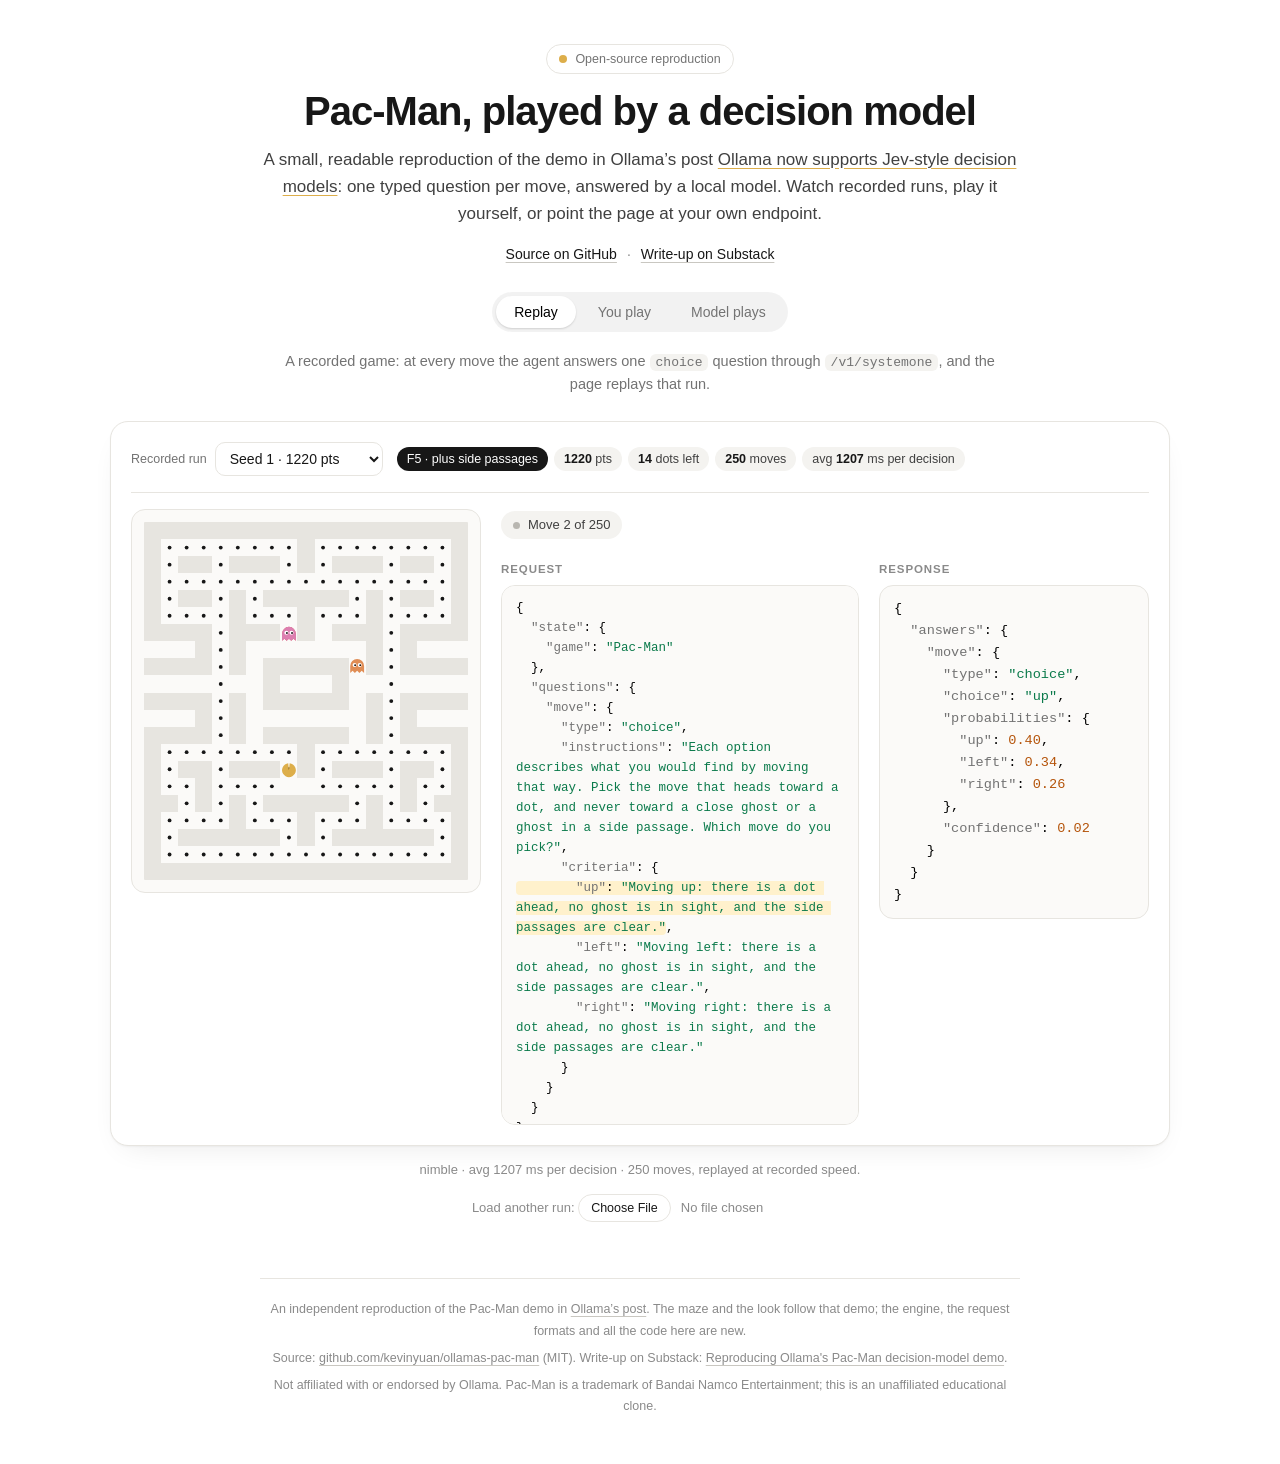
<file: web/index.html>
<!doctype html>
<html lang="en">
<head>
<meta charset="utf-8">
<meta name="viewport" content="width=device-width, initial-scale=1">
<title>Pac-Man, played by a decision model</title>
<meta name="description" content="An open-source reproduction of the Pac-Man demo from Ollama's decision-model post: one typed question per move, answered by a local model. Replay runs, play it yourself, or connect your own endpoint.">
<meta property="og:title" content="Pac-Man, played by a decision model">
<meta property="og:description" content="Open-source reproduction of the Pac-Man decision-model demo. Everything runs in your browser; bring your own Ollama endpoint.">
<meta property="og:type" content="website">
<meta name="theme-color" content="#ffffff">
<link rel="icon" href="data:image/svg+xml,%3Csvg xmlns='http://www.w3.org/2000/svg' viewBox='0 0 32 32'%3E%3Cpath d='M16 16 L28.1 9 A14 14 0 1 0 28.1 23 Z' fill='%23DDAE4A'/%3E%3C/svg%3E">
<link rel="stylesheet" href="style.css">
</head>
<body>
<main>
  <header class="hero">
    <p class="eyebrow"><span class="dot"></span>Open-source reproduction</p>
    <h1>Pac-Man, played by a decision model</h1>
    <p class="sub">A small, readable reproduction of the demo in Ollama&rsquo;s post
      <a href="https://ollama.com/blog/ollama-now-supports-jev-style-decision-models" target="_blank" rel="noopener">Ollama now supports Jev-style decision models</a>:
      one typed question per move, answered by a local model. Watch recorded runs, play it yourself, or point the page at your own endpoint.</p>
    <p class="links"><a href="https://github.com/kevinyuan/ollamas-pac-man" target="_blank" rel="noopener">Source on GitHub</a><span aria-hidden="true">·</span><a href="https://kevinyuan1.substack.com/p/reproducing-ollamas-pac-man-decision" target="_blank" rel="noopener">Write-up on Substack</a></p>
  </header>
  <div class="tabs" role="tablist">
    <button type="button" role="tab" data-tab="replay" aria-selected="true">Replay</button>
    <button type="button" role="tab" data-tab="play" aria-selected="false">You play</button>
    <button type="button" role="tab" data-tab="live" aria-selected="false">Model plays</button>
  </div>
  <p class="lede" data-lede>A recorded game: at every move the agent answers one
  <code>choice</code> question through <code>/v1/systemone</code>, and the page replays that run.</p>

  <figure class="fig busy" data-pacman>
    <div class="box game">
      <div class="run-bar" data-run-bar hidden>
        <label>Recorded run<select data-run></select></label>
        <span class="chips" data-chips></span>
      </div>
      <div class="game-grid qa-grid">
        <svg class="maze" data-maze viewBox="0 0 304 336" role="img" aria-label="Pac-Man replay"></svg>
        <div class="top"><span class="status" data-move>Loading…</span><button type="button" class="btn" data-replay>Replay</button></div>
        <section class="qbox"><h3>Request</h3><pre class="mono json q"><code data-query></code></pre></section>
        <section class="abox"><h3>Response</h3><pre class="mono json"><code data-json></code></pre></section>
      </div>
    </div>
    <figcaption class="note" data-note></figcaption>
    <p class="load">Load another run: <input type="file" accept="application/json" data-file></p>
  </figure>

  <figure class="fig" data-play hidden>
    <div class="box game">
      <div class="game-grid">
        <svg class="maze" data-play-maze viewBox="0 0 304 336" role="img" aria-label="Pac-Man, played by you"></svg>
        <div>
          <div class="top"><span class="status" data-play-status>Press an arrow key to start</span><button type="button" class="btn" data-play-restart>Restart</button></div>
          <dl class="stats mono">
            <div><dt>Score</dt><dd data-score>0</dd></div>
            <div><dt>Lives</dt><dd data-lives>♥ ♥ ♥</dd></div>
            <div><dt>Dots left</dt><dd data-dots>150</dd></div>
            <div><dt>Best</dt><dd data-best>0</dd></div>
          </dl>
          <p class="hint">Arrow keys or WASD to steer · Space to pause · Enter to restart. A dot is +10, a ghost catch is −50.</p>
          <div class="dpad" aria-label="Direction buttons">
            <button type="button" data-dir="up" aria-label="Up">▲</button>
            <button type="button" data-dir="left" aria-label="Left">◀</button>
            <button type="button" data-dir="down" aria-label="Down">▼</button>
            <button type="button" data-dir="right" aria-label="Right">▶</button>
          </div>
        </div>
      </div>
    </div>
    <figcaption class="note">Same maze and rules as the Python engine used for the AI runs.</figcaption>
  </figure>

  <figure class="fig" data-live hidden>
    <div class="box settings">
      <div class="live-settings">
        <label>AI endpoint<input type="url" data-endpoint spellcheck="false" placeholder="http://localhost:11434" autocomplete="off"></label>
        <label>Model<input type="text" data-model spellcheck="false" placeholder="nimble" autocomplete="off"></label>
        <label>What the model is told<select data-format></select></label>
      </div>
      <p class="hint" data-format-note></p>
      <div class="live-test"><button type="button" class="btn" data-test>Test connection</button><span class="test-result" data-test-result></span></div>
      <details class="help"><summary>Connection help</summary>
        <p>The page talks to the endpoint straight from your browser, so there is nothing to deploy. It needs an Ollama (0.35 or newer) with a decision model, e.g. <code>ollama pull nimble</code>.</p>
        <p>Ollama accepts requests from <code>http://localhost</code> pages by default. If you open this file directly from disk (the browser then sends <code>Origin: null</code>) or host it on another domain, start Ollama with <code>OLLAMA_ORIGINS</code> set:</p>
        <pre class="mono">OLLAMA_ORIGINS="*" ollama serve                         # one-off
launchctl setenv OLLAMA_ORIGINS "*"                      # macOS app, then restart it
Environment="OLLAMA_ORIGINS=*"                           # systemd unit, then restart</pre>
        <p>A page served over https can only call an https endpoint (or localhost). The request body contains only the game state described on the right.</p>
      </details>
    </div>

    <div class="box game">
      <div class="game-grid qa-grid">
        <svg class="maze" data-live-maze viewBox="0 0 304 336" role="img" aria-label="Pac-Man driven by a model"></svg>
        <div class="top"><span class="status" data-live-status>Press Start.</span>
          <span class="btns"><button type="button" class="btn" data-live-step>Step</button><button type="button" class="btn primary" data-live-start>Start</button><button type="button" class="btn" data-live-restart>Restart</button></span></div>
        <section class="qbox"><h3>Request</h3><pre class="mono json q"><code data-live-query></code></pre></section>
        <section class="abox"><h3>Response</h3><pre class="mono json"><code data-live-answer></code></pre></section>
      </div>
      <dl class="stats mono stats5">
        <div><dt>Score</dt><dd data-live-score>0</dd></div>
        <div><dt>Lives</dt><dd data-live-lives>♥ ♥ ♥</dd></div>
        <div><dt>Dots left</dt><dd data-live-dots>150</dd></div>
        <div><dt>Decisions</dt><dd data-live-decisions>0</dd></div>
        <div><dt>Avg latency</dt><dd data-live-latency>–</dd></div>
      </dl>
    </div>
    <figcaption class="note">The game waits for the model on every move, so a slow endpoint means a slow game. Same maze and rules as the Python engine.</figcaption>
  </figure>
  <footer class="foot">
    <p>An independent reproduction of the Pac-Man demo in
      <a href="https://ollama.com/blog/ollama-now-supports-jev-style-decision-models" target="_blank" rel="noopener">Ollama&rsquo;s post</a>.
      The maze and the look follow that demo; the engine, the request formats and all the code here are new.</p>
    <p>Source: <a href="https://github.com/kevinyuan/ollamas-pac-man" target="_blank" rel="noopener">github.com/kevinyuan/ollamas-pac-man</a> (MIT). Write-up on Substack: <a href="https://kevinyuan1.substack.com/p/reproducing-ollamas-pac-man-decision" target="_blank" rel="noopener">Reproducing Ollama's Pac-Man decision-model demo</a>.</p>
    <p>Not affiliated with or endorsed by Ollama. Pac-Man is a trademark of Bandai Namco Entertainment; this is an unaffiliated educational clone.</p>
  </footer>
</main>
<script src="panels.js"></script>
<script src="board.js"></script>
<script src="game.js"></script>
<script src="prompts.js"></script>
<script src="replay.js"></script>
<script src="play.js"></script>
<script src="live.js"></script>
<script src="tabs.js"></script>
</body>
</html>
</file>
<file: web/style.css>
:root{color-scheme:light;--bg:#fff;--ink:#171717;--text:#404040;--muted:#737373;--faint:#8A8A8A;--line:#E7E5E0;--panel:#FBFAF8;--hover:#F4F3F0;--accent:#DDAE4A;--ok:#0b7a4b;--err:#b42318;
--shadow:0 1px 2px rgba(23,23,23,.04),0 12px 32px -16px rgba(23,23,23,.12)}
*{box-sizing:border-box}
html{-webkit-text-size-adjust:100%}
body{margin:0;background:var(--bg);color:var(--ink);font:16px/1.6 -apple-system,BlinkMacSystemFont,"Segoe UI",Roboto,Helvetica,Arial,sans-serif;-webkit-font-smoothing:antialiased}
main{max-width:1100px;margin:0 auto;padding:44px 20px 40px}
a{color:inherit;text-decoration-color:#c9c7c1;text-underline-offset:3px}a:hover{text-decoration-color:var(--ink)}
code{font-family:ui-monospace,SFMono-Regular,Menlo,Monaco,Consolas,"Liberation Mono","Courier New",monospace;font-size:.9em;background:var(--hover);border-radius:6px;padding:1px 6px}
.mono{font-family:ui-monospace,SFMono-Regular,Menlo,Monaco,Consolas,"Liberation Mono","Courier New",monospace;font-size:13.6px;line-height:22px;color:#000}

/* hero */
.hero{max-width:760px;margin:0 auto 28px;text-align:center}
.eyebrow{display:inline-flex;align-items:center;gap:8px;margin:0 0 14px;padding:4px 12px;border:1px solid var(--line);border-radius:9999px;background:#fff;color:var(--muted);font-size:12.5px;line-height:20px;font-weight:500}
.eyebrow .dot{width:8px;height:8px;border-radius:50%;background:var(--accent)}
h1{margin:0 0 12px;font-size:clamp(28px,4.6vw,40px);line-height:1.15;font-weight:650;letter-spacing:-.025em}
.sub{margin:0;color:var(--text);font-size:17px;line-height:1.6}
.sub a{text-decoration-color:var(--accent)}

/* tabs */
.tabs{display:flex;width:fit-content;max-width:100%;margin:0 auto 18px;gap:4px;padding:4px;overflow-x:auto;border-radius:9999px;background:rgb(0 0 0/.05);scrollbar-width:none}
.tabs::-webkit-scrollbar{display:none}
.tabs button{flex-shrink:0;padding:6px 18px;border:0;border-radius:9999px;background:none;color:var(--muted);font-family:inherit;font-size:14px;line-height:20px;font-weight:500;cursor:pointer;white-space:nowrap;transition:color .15s,background .15s,box-shadow .15s}
.tabs button:hover{color:#000}
.tabs button[aria-selected="true"]{background:#fff;color:#000;box-shadow:0 1px 2px rgba(0,0,0,.14)}
.tabs button:focus-visible{outline:none;box-shadow:0 0 0 2px #a3a3a3}
.lede{max-width:720px;margin:0 auto 24px;color:var(--muted);font-size:14.5px;line-height:1.65;text-align:center}
[hidden]{display:none!important}

/* cards */
.fig{margin:0}
.fig[data-play]{max-width:760px;margin:0 auto}
.box{border:1px solid var(--line);border-radius:18px;background:#fff;box-shadow:var(--shadow)}
.fig[data-live] .settings{padding:18px 20px;margin:0 0 16px}
.game{container:g/inline-size;padding:20px}
.game-grid{display:grid;grid-template-columns:minmax(0,1fr);gap:20px}
@container g (min-width:580px){.game-grid{grid-template-columns:minmax(0,19fr) minmax(0,18fr);align-items:start}}
.maze{display:block;width:100%;max-width:380px;height:auto;margin:0 auto;padding:12px;border-radius:14px;background:var(--panel);border:1px solid var(--line)}
.note{margin-top:14px;text-align:center;font-size:13px;line-height:20px;color:var(--faint)}
.load{margin:14px 0 0;text-align:center;font-size:13px;color:var(--faint)}
.load input{font-size:13px;max-width:230px}

/* replay / live layout: board | request | response */
.qa-grid{grid-template-areas:"maze" "top" "abox" "qbox"}
.qa-grid .maze{grid-area:maze}.qa-grid .top{grid-area:top}.qa-grid .qbox{grid-area:qbox}.qa-grid .abox{grid-area:abox}
@container g (min-width:580px){.qa-grid{grid-template-columns:minmax(0,19fr) minmax(0,18fr);grid-template-rows:auto auto 1fr;grid-template-areas:"maze top" "maze abox" "maze qbox";align-items:start}}
@container g (min-width:900px){.qa-grid{grid-template-columns:minmax(0,350px) minmax(0,1fr) minmax(0,270px);grid-template-rows:auto 1fr;grid-template-areas:"maze top top" "maze qbox abox"}}
.qbox,.abox{min-width:0}
.qbox h3,.abox h3{margin:0 0 8px;font-size:11.5px;line-height:16px;font-weight:600;letter-spacing:.08em;text-transform:uppercase;color:var(--faint)}
.json{margin:0;padding:12px 14px;border:1px solid var(--line);border-radius:14px;background:var(--panel);white-space:pre-wrap;overflow-wrap:anywhere}
.json code{background:none;padding:0;border-radius:0;font-size:inherit}
.json.q{white-space:pre-wrap;overflow-wrap:anywhere;font-size:12.5px;line-height:20px;max-height:540px;overflow-y:auto}
.json .k{color:#737373}.json .s{color:var(--ok)}.json .n{color:#b45309}
.json .hit{background:#FFF1CC;border-radius:4px}
.json .muted{color:var(--faint);font-family:inherit}
.json .err,.test-result.err{color:var(--err)}

/* status line and buttons */
.top{display:flex;align-items:center;justify-content:space-between;gap:12px;flex-wrap:wrap;min-height:32px}
.status{display:inline-flex;align-items:center;gap:8px;min-width:0;padding:4px 12px;border-radius:9999px;background:var(--hover);color:var(--text);font-size:13px;line-height:20px;overflow-wrap:anywhere}
.status::before{content:"";flex:none;width:7px;height:7px;border-radius:50%;background:#b8b6b0}
.status[data-state="thinking"]::before{background:var(--accent);animation:pulse 1s ease-in-out infinite}
.status[data-state="error"]{background:#FEF3F2;color:var(--err)}.status[data-state="error"]::before{background:var(--err)}
.status[data-state="done"]::before{background:var(--ok)}
@keyframes pulse{50%{opacity:.35}}
.btns{display:flex;gap:8px}
.btn{height:32px;padding:0 14px;border:1px solid var(--line);border-radius:9999px;background:#fff;color:var(--ink);font-family:inherit;font-size:13px;line-height:1;font-weight:500;cursor:pointer;transition:background .15s,border-color .15s,opacity .15s}
.btn:hover{background:var(--hover)}
.btn.primary{background:var(--ink);border-color:var(--ink);color:#fff}.btn.primary:hover{background:#2b2b2b}
.btn:disabled{opacity:.4;cursor:default}.btn:disabled:hover{background:#fff}.btn.primary:disabled:hover{background:var(--ink)}
.btn:focus-visible{outline:none;box-shadow:0 0 0 2px #a3a3a3}
.busy [data-replay]{visibility:hidden}

/* replay: run picker */
.run-bar{display:flex;flex-wrap:wrap;align-items:center;gap:10px 14px;margin:0 0 16px;padding-bottom:16px;border-bottom:1px solid var(--line)}
.run-bar label{display:flex;align-items:center;gap:8px;font-size:12.5px;color:var(--muted);min-width:0}
.run-bar select{max-width:100%;min-width:0}
.chips{display:flex;flex-wrap:wrap;gap:6px}
.chip{padding:2px 10px;border-radius:9999px;background:var(--hover);color:var(--text);font-size:12.5px;line-height:20px}
.chip b{font-weight:600;color:var(--ink)}
input[type=url],input[type=text],select{padding:7px 10px;border:1px solid var(--line);border-radius:10px;background:#fff;color:var(--ink);font-family:inherit;font-size:14px;line-height:20px}
input:focus,select:focus{outline:none;border-color:#a3a3a3;box-shadow:0 0 0 3px rgb(0 0 0/.06)}

/* stats */
.stats{display:grid;grid-template-columns:repeat(2,minmax(0,1fr));gap:12px;margin:16px 0 0}
.stats>div{padding:10px 14px;border:1px solid var(--line);border-radius:14px;background:var(--panel)}
.stats dt{font-size:11.5px;line-height:16px;letter-spacing:.06em;text-transform:uppercase;color:var(--faint)}
.stats dd{margin:2px 0 0;font-size:20px;line-height:28px;font-weight:600;color:var(--ink)}
.stats5{grid-template-columns:repeat(5,minmax(0,1fr));margin-top:20px}
@media (max-width:700px){.stats5{grid-template-columns:repeat(2,minmax(0,1fr))}}
.hint{margin:14px 0 0;font-size:13px;line-height:20px;color:var(--faint)}
.dpad{display:grid;grid-template-columns:repeat(3,48px);grid-template-areas:". up ." "left down right";gap:6px;justify-content:center;margin:16px 0 0}
.dpad button{height:48px;border:1px solid var(--line);border-radius:14px;background:#fff;color:var(--ink);font-size:15px;cursor:pointer;touch-action:manipulation}
.dpad button:hover{background:var(--hover)}
.dpad [data-dir=up]{grid-area:up}.dpad [data-dir=left]{grid-area:left}.dpad [data-dir=down]{grid-area:down}.dpad [data-dir=right]{grid-area:right}
@media (hover:hover) and (pointer:fine){.dpad{display:none}}

/* live settings */
.live-settings{display:grid;grid-template-columns:minmax(0,2fr) minmax(0,1fr) minmax(0,1.4fr);gap:12px}
@media (max-width:700px){.live-settings{grid-template-columns:minmax(0,1fr)}}
.live-settings label{display:block;font-size:12px;line-height:16px;color:var(--muted)}
.live-settings input,.live-settings select{display:block;width:100%;margin-top:5px}
.live-test{display:flex;flex-wrap:wrap;align-items:center;gap:12px;margin-top:12px}
.test-result{font-size:13px;line-height:20px;color:var(--muted);min-width:0;overflow-wrap:anywhere}
.test-result.ok{color:var(--ok)}
.help{margin-top:14px;font-size:13px;line-height:20px;color:var(--text)}
.help summary{cursor:pointer;color:var(--muted)}
.help pre{margin:8px 0;padding:10px 12px;border:1px solid var(--line);border-radius:12px;background:var(--panel);overflow-x:auto;font-size:12px;line-height:18px}

/* footer */
.foot{max-width:760px;margin:56px auto 0;padding-top:20px;border-top:1px solid var(--line);text-align:center;font-size:12.5px;line-height:1.7;color:var(--faint)}
.foot p{margin:0 0 6px}

input[type=file]{color:var(--faint)}
input[type=file]::file-selector-button{margin-right:10px;height:28px;padding:0 12px;border:1px solid var(--line);border-radius:9999px;background:#fff;color:var(--ink);font-family:inherit;font-size:12.5px;font-weight:500;cursor:pointer}
input[type=file]::file-selector-button:hover{background:var(--hover)}
.chip.strong{background:var(--ink);color:#fff}

.links{display:flex;justify-content:center;align-items:center;gap:10px;margin:16px 0 0;font-size:14px;line-height:20px;color:var(--faint)}
.links a{color:var(--ink);font-weight:500}
</file>
